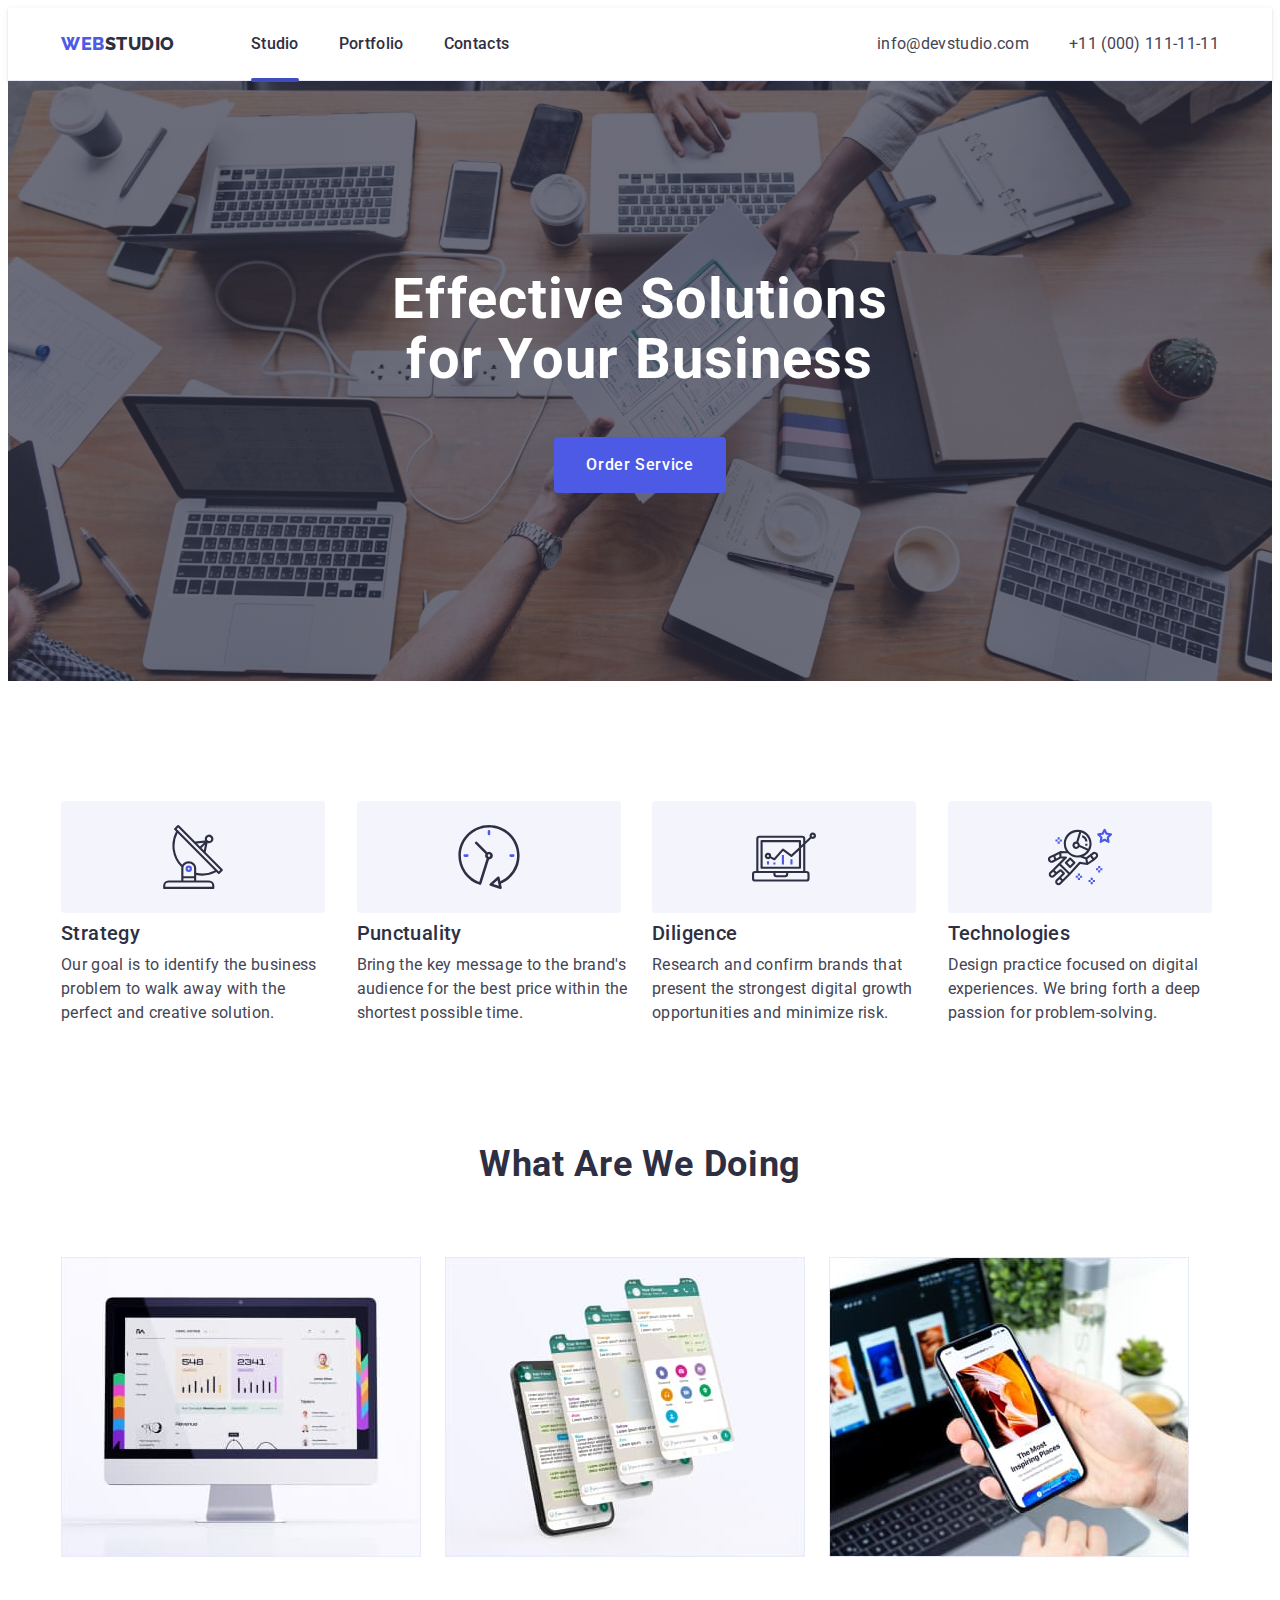
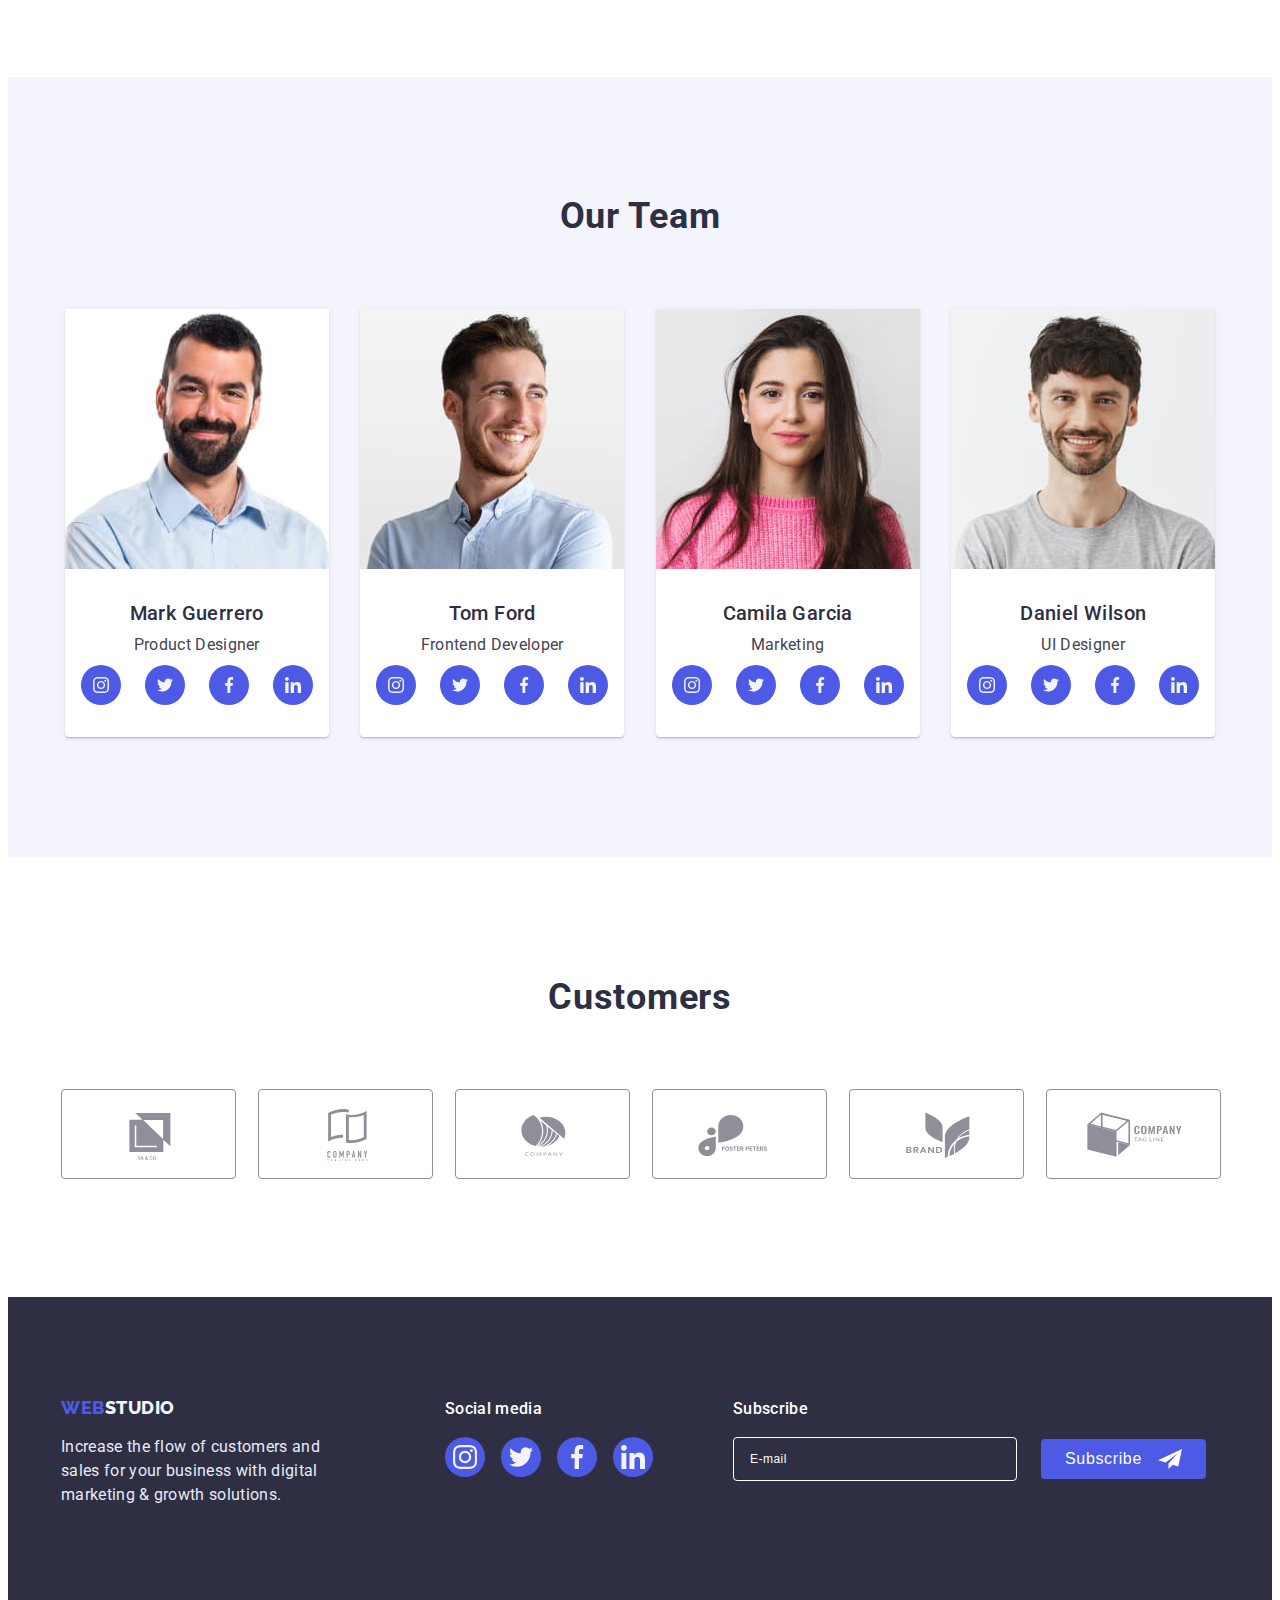
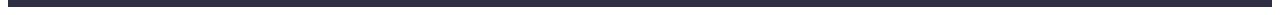
<file: index.html>
<!DOCTYPE html>
<html lang="en">
  <head>
    <meta charset="UTF-8" />
    <meta http-equiv="X-UA-Compatible" content="IE=edge" />
    <meta name="viewport" content="width=device-width, initial-scale=1.0" />
    <title>WEBSTUDIO-V3</title>
    <link rel="preconnect" href="https://fonts.googleapis.com" />
    <link rel="preconnect" href="https://fonts.gstatic.com" crossorigin />
    <link
      href="https://fonts.googleapis.com/css2?family=Raleway:wght@800&family=Roboto:wght@400;500;700;900&display=swap"
      rel="stylesheet"
    />

    <link
      rel="stylesheet"
      href="https://cdnjs.cloudflare.com/ajax/libs/modern-normalize/1.1.0/modern-normalize.min.css"
      integrity="sha512-wpPYUAdjBVSE4KJnH1VR1HeZfpl1ub8YT/NKx4PuQ5NmX2tKuGu6U/JRp5y+Y8XG2tV+wKQpNHVUX03MfMFn9Q=="
      crossorigin="anonymous"
      referrerpolicy="no-referrer"
    />

    <link rel="stylesheet" href="./css/styles.css" />
    <link rel="stylesheet" href="./css/media.css" />
  </head>

  <body>
    <!--  header -->

    <header class="header">
      <div class="container header-container">
        <nav class="header-navigation">
          <a class="logo-top link" href="./index.html"
            >Web<span class="logo-top-second">Studio</span>
          </a>
          <ul class="header-list list">
            <li class="header-item">
              <a
                class="header-link menu-link link act-studio"
                href="./index.html"
                >Studio</a
              >
            </li>
            <li class="header-item">
              <a class="header-link menu-link link" href="./portfolio.html"
                >Portfolio</a
              >
            </li>
            <li class="header-item">
              <a class="header-link menu-link link" href="">Contacts</a>
            </li>
          </ul>
        </nav>

        <address class="header-address">
          <ul class="header-address-list list">
            <li class="header-item contact-item">
              <a
                class="header-link adress-info link"
                href="mailto:info@devstudio.com"
                >info@devstudio.com</a
              >
            </li>
            <li class="header-item contact-item">
              <a class="header-link adress-info link" href="tel:+110001111111"
                >+11 (000) 111-11-11</a
              >
            </li>
          </ul>
        </address>

        <button type="button" class="menu-open-btn" data-menu-open>
          <svg class="menu-btn-icon">
            <use href="./images/sprite.svg#icon-menu-btn"></use>
          </svg>
        </button>
      </div>

      <div class="mob-menu is-hidden" data-menu>
        <div>
          <button class="menu-close-btn" type="button" data-menu-close>
            <svg class="menu-close-btn-icon" width="8" height="8">
              <use href="./images/sprite.svg#icon-close-btn"></use>
            </svg>
          </button>

          <nav class="menu-nav">
            <ul class="mob-menu-list list">
              <li class="mob-menu-item">
                <a class="mob-menu-link menu-link link" href="./index.html"
                  >Studio</a
                >
              </li>
              <li class="mob-menu-item">
                <a class="mob-menu-link menu-link link" href="./portfolio.html"
                  >Portfolio</a
                >
              </li>
              <li class="mob-menu-item">
                <a class="mob-menu-link menu-link link" href="">Contacts</a>
              </li>
            </ul>
          </nav>
        </div>

        <div>
          <ul class="mob-address-list list">
            <li class="mob-address-item">
              <a class="mob-menu-phone link" href="tel:+110001111111"
                >+11 (000) 111-11-11</a
              >
            </li>
            <li class="mob-address-item">
              <a class="mob-menu-email link" href="mailto:info@devstudio.com"
                >info@devstudio.com</a
              >
            </li>
          </ul>

          <ul class="mob-soc-list list">
            <li class="mob-soc-item">
              <a href="" class="mob-soc-link link">
                <svg class="mob-soc-icon">
                  <use href="./images/sprite.svg#icon-icon-instagram"></use>
                </svg>
              </a>
            </li>
            <li class="mob-soc-item">
              <a href="" class="mob-soc-link link">
                <svg class="mob-soc-icon">
                  <use href="./images/sprite.svg#icon-icon-twitter"></use>
                </svg>
              </a>
            </li>
            <li class="mob-soc-item">
              <a href="" class="mob-soc-link link">
                <svg class="mob-soc-icon">
                  <use href="./images/sprite.svg#icon-icon-facebook"></use>
                </svg>
              </a>
            </li>
            <li class="mob-soc-item">
              <a href="" class="mob-soc-link link">
                <svg class="mob-soc-icon">
                  <use href="./images/sprite.svg#icon-icon-linkedin"></use>
                </svg>
              </a>
            </li>
          </ul>
        </div>
      </div>
    </header>

    <main>
      <!-- Hero image -->

      <section class="hero">
        <div class="container">
          <h1 class="hero-title">Effective Solutions for Your Business</h1>
          <button class="hero-botton" type="button" data-modal-open>
            Order Service
          </button>
        </div>
      </section>

      <!--<h2 hidden temporarily -->
      <!-- Advantages -->

      <section class="advantage section">
        <div class="container">
          <h2 class="hidden-header visually-hidden">Our advantages</h2>
          <ul class="advantage-list list">
            <li class="advantage-item">
              <div class="icon-box">
                <svg class="icon">
                  <use href="./images/sprite.svg#icon-about-antenna"></use>
                </svg>
              </div>
              <h3 class="advantage-item-title">Strategy</h3>
              <p class="advantage-item-text">
                Our goal is to identify the business problem to walk away with
                the perfect and creative solution.
              </p>
            </li>
            <li class="advantage-item">
              <div class="icon-box">
                <svg class="icon">
                  <use href="./images/sprite.svg#icon-about-clock"></use>
                </svg>
              </div>
              <h3 class="advantage-item-title">Punctuality</h3>
              <p class="advantage-item-text">
                Bring the key message to the brand's audience for the best price
                within the shortest possible time.
              </p>
            </li>
            <li class="advantage-item">
              <div class="icon-box">
                <svg class="icon">
                  <use href="./images/sprite.svg#icon-about-diagram"></use>
                </svg>
              </div>
              <h3 class="advantage-item-title">Diligence</h3>
              <p class="advantage-item-text">
                Research and confirm brands that present the strongest digital
                growth opportunities and minimize risk.
              </p>
            </li>
            <li class="advantage-item">
              <div class="icon-box">
                <svg class="icon">
                  <use href="./images/sprite.svg#icon-about-astronaut"></use>
                </svg>
              </div>
              <h3 class="advantage-item-title">Technologies</h3>
              <p class="advantage-item-text">
                Design practice focused on digital experiences. We bring forth a
                deep passion for problem-solving.
              </p>
            </li>
          </ul>
        </div>
      </section>

      <!-- What are we doing -->

      <section class="doing">
        <div class="container">
          <h2 class="doing-title">What are we doing</h2>
          <ul class="doing-list list">
            <li class="doing-item">
              <img
                srcset="./images/img1_we_doing-2x.jpg 2x"
                src="./images/img1_we_doing.jpg"
                alt="Desktop app"
                width="360"
                height="300"
              />
            </li>
            <li class="doing-item">
              <img
                srcset="./images/img2_we_doing-2x.jpg 2x"
                src="./images/img2_we_doing.jpg"
                alt="Mobile app"
                width="360"
                height="300"
              />
            </li>
            <li class="doing-item">
              <img
                srcset="./images/img3_we_doing-2x.jpg 2x"
                src="./images/img3_we_doing.jpg"
                alt="Design solutions"
                width="360"
                height="300"
              />
            </li>
          </ul>
        </div>
      </section>

      <!-- Our Team -->

      <section class="team section">
        <div class="container">
          <h2 class="team-title">Our Team</h2>
          <ul class="team-list list">
            <li class="team-item">
              <img
                srcset="./images/team_card1-2x.jpg 2x"
                src="./images/team_card1.jpg"
                alt="Mark Guerrero's photo"
                width="264"
                height="260"
              />
              <div class="team-item-description">
                <h3 class="team-item-title">Mark Guerrero</h3>
                <p class="team-item-text">Product Designer</p>
                <ul class="team-soc-list list">
                  <li class="team-soc-item">
                    <a href="" class="team-soc-link link">
                      <svg class="team-soc-icon">
                        <use
                          href="./images/sprite.svg#icon-icon-instagram"
                        ></use>
                      </svg>
                    </a>
                  </li>
                  <li class="team-soc-item">
                    <a href="" class="team-soc-link link">
                      <svg class="team-soc-icon">
                        <use href="./images/sprite.svg#icon-icon-twitter"></use>
                      </svg>
                    </a>
                  </li>
                  <li class="team-soc-item">
                    <a href="" class="team-soc-link link">
                      <svg class="team-soc-icon">
                        <use
                          href="./images/sprite.svg#icon-icon-facebook"
                        ></use>
                      </svg>
                    </a>
                  </li>
                  <li class="team-soc-item">
                    <a href="" class="team-soc-link link">
                      <svg class="team-soc-icon">
                        <use
                          href="./images/sprite.svg#icon-icon-linkedin"
                        ></use>
                      </svg>
                    </a>
                  </li>
                </ul>
              </div>
            </li>
            <li class="team-item">
              <img
                srcset="./images/team_card2-2x.jpg 2x"
                src="./images/team_card2.jpg"
                alt="Tom Ford's photo"
                width="264"
                height="260"
              />
              <div class="team-item-description">
                <h3 class="team-item-title">Tom Ford</h3>
                <p class="team-item-text">Frontend Developer</p>
                <ul class="team-soc-list list">
                  <li class="team-soc-item">
                    <a href="" class="team-soc-link link">
                      <svg class="team-soc-icon">
                        <use
                          href="./images/sprite.svg#icon-icon-instagram"
                        ></use>
                      </svg>
                    </a>
                  </li>
                  <li class="team-soc-item">
                    <a href="" class="team-soc-link link">
                      <svg class="team-soc-icon">
                        <use href="./images/sprite.svg#icon-icon-twitter"></use>
                      </svg>
                    </a>
                  </li>
                  <li class="team-soc-item">
                    <a href="" class="team-soc-link link">
                      <svg class="team-soc-icon">
                        <use
                          href="./images/sprite.svg#icon-icon-facebook"
                        ></use>
                      </svg>
                    </a>
                  </li>
                  <li class="team-soc-item">
                    <a href="" class="team-soc-link link">
                      <svg class="team-soc-icon">
                        <use
                          href="./images/sprite.svg#icon-icon-linkedin"
                        ></use>
                      </svg>
                    </a>
                  </li>
                </ul>
              </div>
            </li>
            <li class="team-item">
              <img
                srcset="./images/team_card3-2x.jpg 2x"
                src="./images/team_card3.jpg"
                alt="Camila Garcia's photo"
                width="264"
                height="260"
              />
              <div class="team-item-description">
                <h3 class="team-item-title">Camila Garcia</h3>
                <p class="team-item-text">Marketing</p>
                <ul class="team-soc-list list">
                  <li class="team-soc-item">
                    <a href="" class="team-soc-link link">
                      <svg class="team-soc-icon">
                        <use
                          href="./images/sprite.svg#icon-icon-instagram"
                        ></use>
                      </svg>
                    </a>
                  </li>
                  <li class="team-soc-item">
                    <a href="" class="team-soc-link link">
                      <svg class="team-soc-icon">
                        <use href="./images/sprite.svg#icon-icon-twitter"></use>
                      </svg>
                    </a>
                  </li>
                  <li class="team-soc-item">
                    <a href="" class="team-soc-link link">
                      <svg class="team-soc-icon">
                        <use
                          href="./images/sprite.svg#icon-icon-facebook"
                        ></use>
                      </svg>
                    </a>
                  </li>
                  <li class="team-soc-item">
                    <a href="" class="team-soc-link link">
                      <svg class="team-soc-icon">
                        <use
                          href="./images/sprite.svg#icon-icon-linkedin"
                        ></use>
                      </svg>
                    </a>
                  </li>
                </ul>
              </div>
            </li>
            <li class="team-item">
              <img
                srcset="./images/team_card4-2x.jpg 2x"
                src="./images/team_card4.jpg"
                alt="Daniel Wilson's photo"
                width="264"
                height="260"
              />
              <div class="team-item-description">
                <h3 class="team-item-title">Daniel Wilson</h3>
                <p class="team-item-text">UI Designer</p>
                <ul class="team-soc-list list">
                  <li class="team-soc-item">
                    <a href="" class="team-soc-link link">
                      <svg class="team-soc-icon">
                        <use
                          href="./images/sprite.svg#icon-icon-instagram"
                        ></use>
                      </svg>
                    </a>
                  </li>
                  <li class="team-soc-item">
                    <a href="" class="team-soc-link link">
                      <svg class="team-soc-icon">
                        <use href="./images/sprite.svg#icon-icon-twitter"></use>
                      </svg>
                    </a>
                  </li>
                  <li class="team-soc-item">
                    <a href="" class="team-soc-link link">
                      <svg class="team-soc-icon">
                        <use
                          href="./images/sprite.svg#icon-icon-facebook"
                        ></use>
                      </svg>
                    </a>
                  </li>
                  <li class="team-soc-item">
                    <a href="" class="team-soc-link link">
                      <svg class="team-soc-icon">
                        <use
                          href="./images/sprite.svg#icon-icon-linkedin"
                        ></use>
                      </svg>
                    </a>
                  </li>
                </ul>
              </div>
            </li>
          </ul>
        </div>
      </section>

      <!-- Customers -->

      <section class="customers section">
        <div class="container">
          <h2 class="customers-title">Customers</h2>
          <ul class="customers-list list">
            <li class="customers-item">
              <a href="" class="customers-link link">
                <svg class="customers-icon">
                  <use href="./images/sprite.svg#icon-logo-client1"></use>
                </svg>
              </a>
            </li>
            <li class="customers-item">
              <a href="" class="customers-link link">
                <svg class="customers-icon">
                  <use href="./images/sprite.svg#icon-logo-client2"></use>
                </svg>
              </a>
            </li>
            <li class="customers-item">
              <a href="" class="customers-link link">
                <svg class="customers-icon">
                  <use href="./images/sprite.svg#icon-logo-client3"></use>
                </svg>
              </a>
            </li>
            <li class="customers-item">
              <a href="" class="customers-link link">
                <svg class="customers-icon">
                  <use href="./images/sprite.svg#icon-logo-client4"></use>
                </svg>
              </a>
            </li>
            <li class="customers-item">
              <a href="" class="customers-link link">
                <svg class="customers-icon">
                  <use href="./images/sprite.svg#icon-logo-client5"></use>
                </svg>
              </a>
            </li>
            <li class="customers-item">
              <a href="" class="customers-link link">
                <svg class="customers-icon">
                  <use href="./images/sprite.svg#icon-logo-client6"></use>
                </svg>
              </a>
            </li>
          </ul>
        </div>
      </section>
    </main>

    <!-- Page Footer -->

    <footer class="footer">
      <div class="footer-container container">
        <div class="footer-logo">
          <a class="logo-bottom link" href="./index.html"
            >Web<span class="logo-bottom-second">Studio</span></a
          >
          <p class="footer-text">
            Increase the flow of customers and sales for your business with
            digital marketing & growth solutions.
          </p>
        </div>
        <div class="footer-soc-media">
          <p class="footer-media-text">Social media</p>
          <ul class="footer-soc-list list">
            <li class="footer-soc-item">
              <a href="" class="footer-soc-link">
                <svg class="footer-soc-icon" width="24" height="24">
                  <use href="./images/sprite.svg#icon-icon-instagram"></use>
                </svg>
              </a>
            </li>
            <li class="footer-soc-item link">
              <a href="" class="footer-soc-link">
                <svg class="footer-soc-icon" width="24" height="24">
                  <use href="./images/sprite.svg#icon-icon-twitter"></use>
                </svg>
              </a>
            </li>
            <li class="footer-soc-item link">
              <a href="" class="footer-soc-link">
                <svg class="footer-soc-icon" width="24" height="24">
                  <use href="./images/sprite.svg#icon-icon-facebook"></use>
                </svg>
              </a>
            </li>
            <li class="footer-soc-item link">
              <a href="" class="footer-soc-link">
                <svg class="footer-soc-icon" width="24" height="24">
                  <use href="./images/sprite.svg#icon-icon-linkedin"></use>
                </svg>
              </a>
            </li>
          </ul>
        </div>

        <div class="subscribe">
          <p class="subscribe-text">Subscribe</p>
          <form class="subscribe-form">
            <!-- <label aria-labelledby="subscribe-email"> -->
            <input
              type="email"
              name="user_email"
              class="subscribe-input"
              placeholder="E-mail"
              required
            />
            <!-- </label> -->
            <button type="submit" class="subscribe-btn">
              <span>Subscribe</span>
              <svg class="subscribe-svg" width="24" height="24">
                <use href="./images/sprite.svg#icon-subscr"></use>
              </svg>
            </button>
          </form>
        </div>
      </div>
    </footer>

    <!-- Modal window -->
    <!-- <div class="backdrop" data-modal> -->
    <div class="backdrop is-hidden" data-modal>
      <div class="modal">
        <button class="modal-close-btn" type="button" data-modal-close>
          <svg class="close-btn-icon">
            <use href="./images/sprite.svg#icon-close-btn"></use>
          </svg>
        </button>

        <p class="modal-title">Leave your contacts and we will call you back</p>

        <form action="#" class="modal-form">
          <div class="modal-field">
            <label for="user-person" class="input-text">Name</label>
            <div class="input-wrap">
              <input
                type="text"
                name="user-person"
                id="user-person"
                class="modal-input"
                placeholder="Enter name"
                required
              />
              <svg class="modal-icon" width="18" height="18">
                <use href="./images/sprite.svg#icon-person"></use>
              </svg>
            </div>
          </div>

          <div class="modal-field">
            <label for="user-phone" class="input-text">Phone</label>
            <div class="input-wrap">
              <input
                type="tel"
                name="user-phone"
                id="user-phone"
                class="modal-input"
                placeholder="Enter phone"
                required
              />
              <svg class="modal-icon" width="18" height="24">
                <use href="./images/sprite.svg#icon-phone"></use>
              </svg>
            </div>
          </div>

          <div class="modal-field">
            <label for="user-email" class="input-text">Email</label>
            <div class="input-wrap">
              <input
                type="email"
                name="user-email"
                id="user-email"
                class="modal-input"
                placeholder="Enter email"
                required
              />
              <svg class="modal-icon" width="18" height="24">
                <use href="./images/sprite.svg#icon-email"></use>
              </svg>
            </div>
          </div>

          <div class="modal-field comment-text">
            <label class="input-text" for="user-text">Comment</label>
            <textarea
              name="user-text"
              id="user-text"
              class="modal-textarea"
              placeholder="Text input"
            ></textarea>
          </div>

          <div class="modal-field">
            <input
              type="checkbox"
              name="privacy"
              id="privacy"
              class="input-chech visually-hidden"
              value="true"
              required
            />
            <label for="privacy" class="check-text">
              <span>
                <svg class="check-icon" width="10" height="8">
                  <use href="./images/sprite.svg#icon-checkbox"></use>
                </svg>
              </span>
              I accept the terms and conditions of the &nbsp;
              <a href="">
                <span class="policy">Privacy Policy</span>
              </a>
            </label>
          </div>

          <button type="submit" class="modal-form-batton">Send</button>
        </form>
      </div>
    </div>

    <script src="./js/modal.js"></script>
    <script src="./js/mobile-menu.js"></script>
  </body>
</html>
</file>
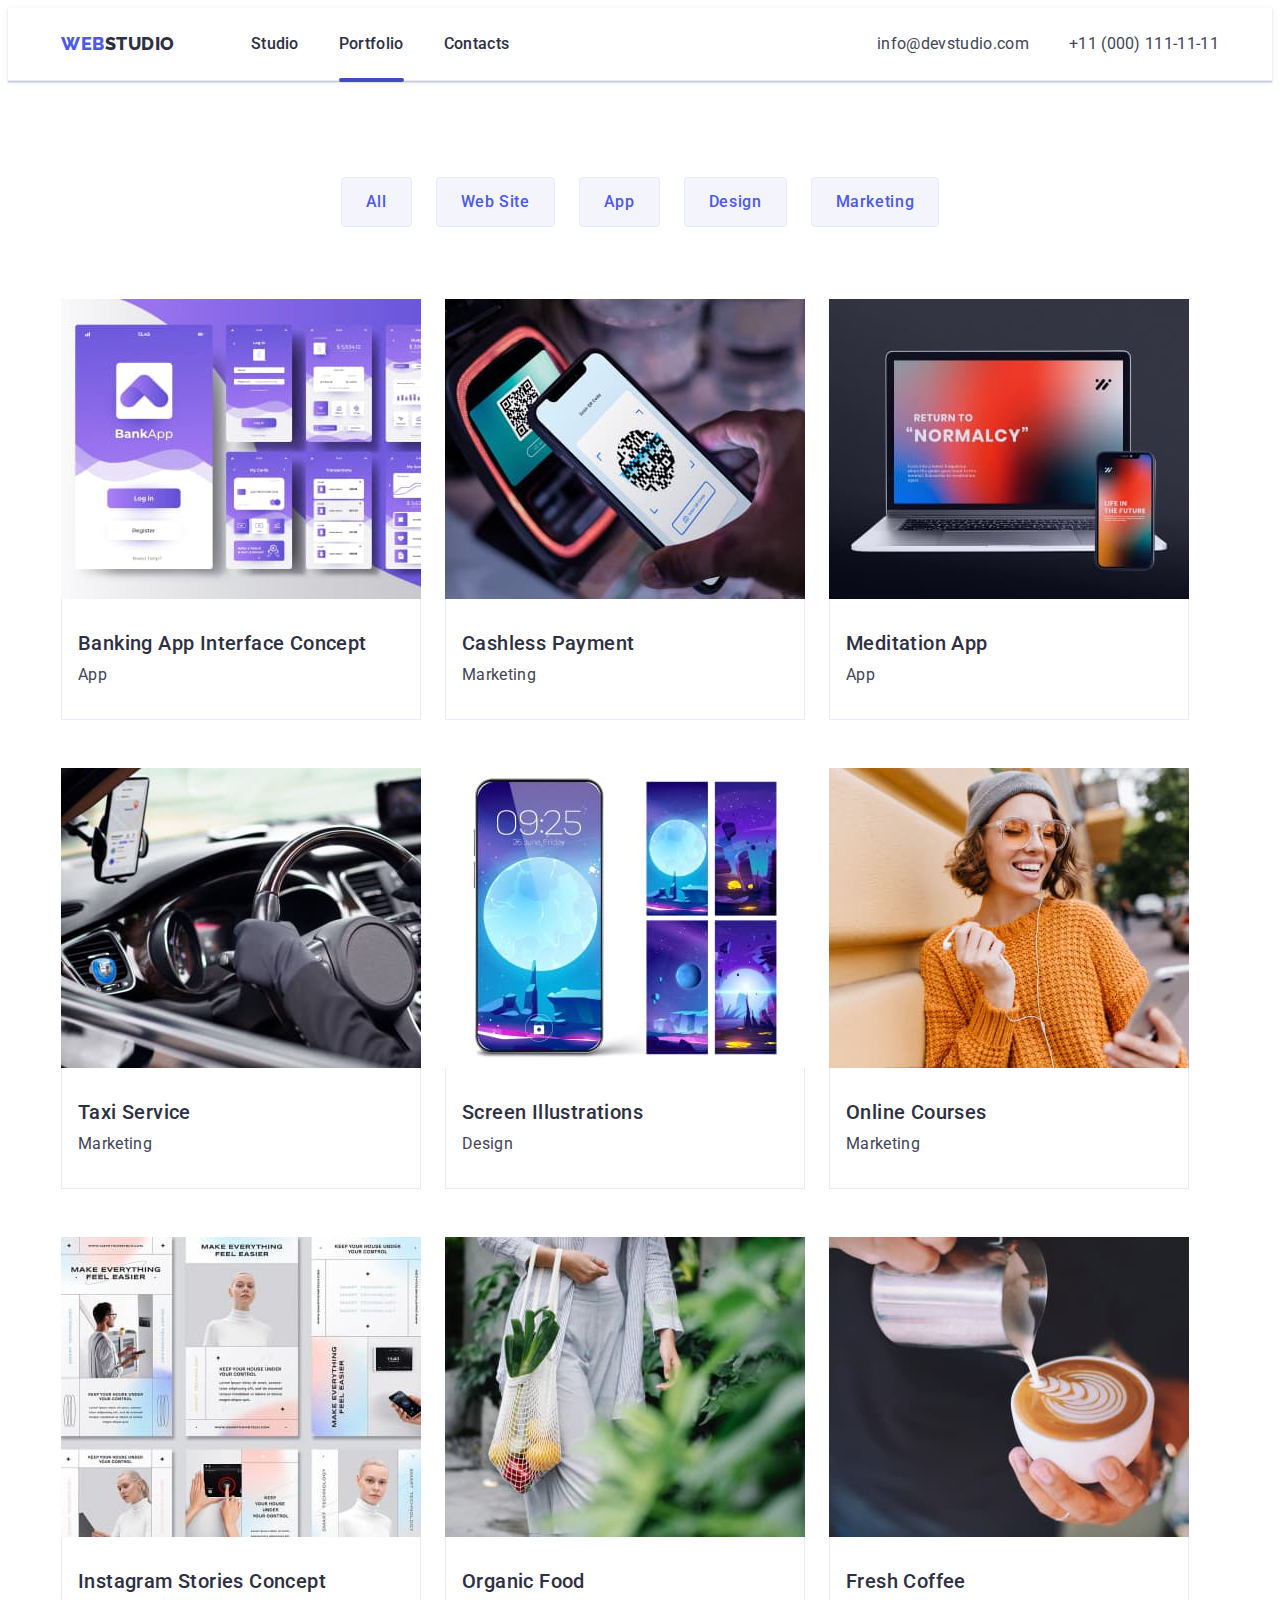
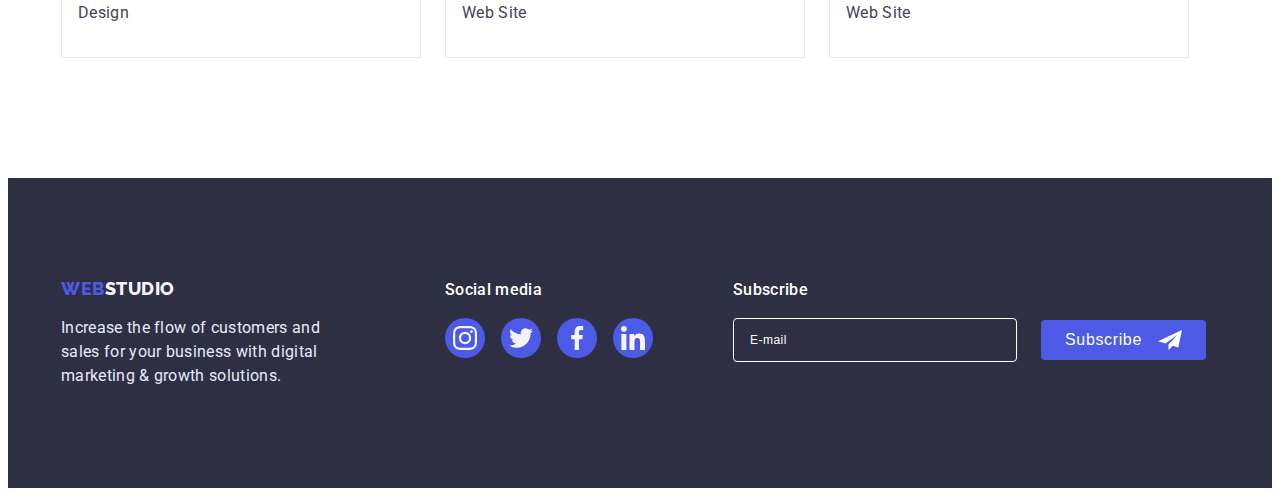
<file: portfolio.html>
<!DOCTYPE html>
<html lang="en">
  <head>
    <meta charset="UTF-8" />
    <meta http-equiv="X-UA-Compatible" content="IE=edge" />
    <meta name="viewport" content="width=device-width, initial-scale=1.0" />
    <title>WEBSTUDIO-V3</title>
    <link rel="preconnect" href="https://fonts.googleapis.com" />
    <link rel="preconnect" href="https://fonts.gstatic.com" crossorigin />
    <link
      href="https://fonts.googleapis.com/css2?family=Raleway:wght@800&family=Roboto:wght@400;500;700;900&display=swap"
      rel="stylesheet"
    />

    <link
      rel="stylesheet"
      href="https://cdnjs.cloudflare.com/ajax/libs/modern-normalize/1.1.0/modern-normalize.min.css"
      integrity="sha512-wpPYUAdjBVSE4KJnH1VR1HeZfpl1ub8YT/NKx4PuQ5NmX2tKuGu6U/JRp5y+Y8XG2tV+wKQpNHVUX03MfMFn9Q=="
      crossorigin="anonymous"
      referrerpolicy="no-referrer"
    />

    <link rel="stylesheet" href="./css/styles.css" />
    <link rel="stylesheet" href="./css/media.css" />
  </head>

  <body>
    <!-- header -->
    <header class="header">
      <div class="container header-container">
        <nav class="header-navigation">
          <a class="logo-top link" href="./index.html"
            >Web<span class="logo-top-second">Studio</span>
          </a>
          <ul class="header-list list">
            <li class="header-item">
              <a class="header-link menu-link link" href="./index.html"
                >Studio</a
              >
            </li>
            <li class="header-item">
              <a
                class="header-link menu-link link act-studio"
                href="./portfolio.html"
                >Portfolio</a
              >
            </li>
            <li class="header-item">
              <a class="header-link menu-link link" href="">Contacts</a>
            </li>
          </ul>
        </nav>

        <address class="header-address">
          <ul class="header-address-list list">
            <li class="header-item contact-item">
              <a
                class="header-link adress-info link"
                href="mailto:info@devstudio.com"
                >info@devstudio.com</a
              >
            </li>
            <li class="header-item contact-item">
              <a class="header-link adress-info link" href="tel:+110001111111"
                >+11 (000) 111-11-11</a
              >
            </li>
          </ul>
        </address>

        <button type="button" class="menu-open-btn" data-menu-open>
          <svg class="menu-btn-icon">
            <use href="./images/sprite.svg#icon-menu-btn"></use>
          </svg>
        </button>
      </div>

      <div class="mob-menu is-hidden" data-menu>
        <div>
          <button class="menu-close-btn" type="button" data-menu-close>
            <svg class="menu-close-btn-icon" width="8" height="8">
              <use href="./images/sprite.svg#icon-close-btn"></use>
            </svg>
          </button>

          <nav class="menu-nav">
            <ul class="mob-menu-list list">
              <li class="mob-menu-item">
                <a class="mob-menu-link menu-link link" href="./index.html"
                  >Studio</a
                >
              </li>
              <li class="mob-menu-item">
                <a class="mob-menu-link menu-link link" href="./portfolio.html"
                  >Portfolio</a
                >
              </li>
              <li class="mob-menu-item">
                <a class="mob-menu-link menu-link link" href="">Contacts</a>
              </li>
            </ul>
          </nav>
        </div>

        <div>
          <ul class="mob-address-list list">
            <li class="mob-address-item">
              <a class="mob-menu-phone link" href="tel:+110001111111"
                >+11 (000) 111-11-11</a
              >
            </li>
            <li class="mob-address-item">
              <a class="mob-menu-email link" href="mailto:info@devstudio.com"
                >info@devstudio.com</a
              >
            </li>
          </ul>

          <ul class="mob-soc-list list">
            <li class="mob-soc-item">
              <a href="" class="mob-soc-link link">
                <svg class="mob-soc-icon">
                  <use href="./images/sprite.svg#icon-icon-instagram"></use>
                </svg>
              </a>
            </li>
            <li class="mob-soc-item">
              <a href="" class="mob-soc-link link">
                <svg class="mob-soc-icon">
                  <use href="./images/sprite.svg#icon-icon-twitter"></use>
                </svg>
              </a>
            </li>
            <li class="mob-soc-item">
              <a href="" class="mob-soc-link link">
                <svg class="mob-soc-icon">
                  <use href="./images/sprite.svg#icon-icon-facebook"></use>
                </svg>
              </a>
            </li>
            <li class="mob-soc-item">
              <a href="" class="mob-soc-link link">
                <svg class="mob-soc-icon">
                  <use href="./images/sprite.svg#icon-icon-linkedin"></use>
                </svg>
              </a>
            </li>
          </ul>
        </div>
      </div>
    </header>

    <main>
      <!-- Gallery-->

      <section class="gallery">
        <div class="container">
          <h1 hidden class="visually-hidden">Gallery</h1>

          <!-- Menu filters-->

          <ul class="filter-list list">
            <li class="filter-item">
              <button class="filter-button-text" type="button">All</button>
            </li>
            <li class="filter-item">
              <button class="filter-button-text" type="button">Web Site</button>
            </li>
            <li class="filter-item">
              <button class="filter-button-text" type="button">App</button>
            </li>
            <li class="filter-item">
              <button class="filter-button-text" type="button">Design</button>
            </li>
            <li class="filter-item">
              <button class="filter-button-text" type="button">
                Marketing
              </button>
            </li>
          </ul>
          <ul class="gallary-list list">
            <li class="gallery-item">
              <a class="gallery-link link" href="">
                <div class="overlay-wrap">
                  <img
                    src="./images/img-row1-1.jpg"
                    alt="image banking app interface"
                    width="360"
                    height="300"
                  />
                  <p class="overlay-text">
                    14 Stylish and User-Friendly App Design Concepts · Task
                    Manager App · Calorie Tracker App · Exotic Fruit Ecommerce
                    App · Cloud Storage App
                  </p>
                </div>
                <div class="gallery-item-description">
                  <h2 class="galley-item-titel">
                    Banking App Interface Concept
                  </h2>
                  <p class="gallery-item-text">App</p>
                </div>
              </a>
            </li>
            <li class="gallery-item">
              <a class="gallery-link link" href="">
                <div class="overlay-wrap">
                  <img
                    src="./images/img-row1-2.jpg"
                    alt="image cashless payment"
                    width="360"
                    height="300"
                  />
                  <p class="overlay-text">
                    14 Stylish and User-Friendly App Design Concepts · Task
                    Manager App · Calorie Tracker App · Exotic Fruit Ecommerce
                    App · Cloud Storage App
                  </p>
                </div>
                <div class="gallery-item-description">
                  <h2 class="galley-item-titel">Cashless Payment</h2>
                  <p class="gallery-item-text">Marketing</p>
                </div>
              </a>
            </li>
            <li class="gallery-item">
              <a class="gallery-link link" href="">
                <div class="overlay-wrap">
                  <img
                    src="./images/img-row1-3.jpg"
                    alt="image meditation app"
                    width="360"
                    height="300"
                  />
                  <p class="overlay-text">
                    14 Stylish and User-Friendly App Design Concepts · Task
                    Manager App · Calorie Tracker App · Exotic Fruit Ecommerce
                    App · Cloud Storage App
                  </p>
                </div>
                <div class="gallery-item-description">
                  <h2 class="galley-item-titel">Meditation App</h2>
                  <p class="gallery-item-text">App</p>
                </div>
              </a>
            </li>
            <li class="gallery-link gallery-item">
              <a class="gallery-link link" href="">
                <div class="overlay-wrap">
                  <img
                    src="./images/img-row2-1.jpg"
                    alt="image taxi service"
                    width="360"
                    height="300"
                  />
                  <p class="overlay-text">
                    14 Stylish and User-Friendly App Design Concepts · Task
                    Manager App · Calorie Tracker App · Exotic Fruit Ecommerce
                    App · Cloud Storage App
                  </p>
                </div>
                <div class="gallery-item-description">
                  <h2 class="galley-item-titel">Taxi Service</h2>
                  <p class="gallery-item-text">Marketing</p>
                </div>
              </a>
            </li>
            <li class="gallery-item">
              <a class="gallery-link link" href="">
                <div class="overlay-wrap">
                  <img
                    src="./images/img-row2-2.jpg"
                    alt="image screen illustrations"
                    width="360"
                    height="300"
                  />
                  <p class="overlay-text">
                    14 Stylish and User-Friendly App Design Concepts · Task
                    Manager App · Calorie Tracker App · Exotic Fruit Ecommerce
                    App · Cloud Storage App
                  </p>
                </div>
                <div class="gallery-item-description">
                  <h2 class="galley-item-titel">Screen Illustrations</h2>
                  <p class="gallery-item-text">Design</p>
                </div>
              </a>
            </li>
            <li class="gallery-link gallery-item">
              <a class="link" href="">
                <div class="overlay-wrap">
                  <img
                    src="./images/img-row2-3.jpg"
                    alt="image online courses"
                    width="360"
                    height="300"
                  />
                  <p class="overlay-text">
                    14 Stylish and User-Friendly App Design Concepts · Task
                    Manager App · Calorie Tracker App · Exotic Fruit Ecommerce
                    App · Cloud Storage App
                  </p>
                </div>
                <div class="gallery-item-description">
                  <h2 class="galley-item-titel">Online Courses</h2>
                  <p class="gallery-item-text">Marketing</p>
                </div>
              </a>
            </li>
            <li class="gallery-item">
              <a class="gallery-link link" href="">
                <div class="overlay-wrap">
                  <img
                    src="./images/img-row3-1.jpg"
                    alt="image instagram stories concept"
                    width="360"
                    height="300"
                  />
                  <p class="overlay-text">
                    14 Stylish and User-Friendly App Design Concepts · Task
                    Manager App · Calorie Tracker App · Exotic Fruit Ecommerce
                    App · Cloud Storage App
                  </p>
                </div>
                <div class="gallery-item-description">
                  <h2 class="galley-item-titel">Instagram Stories Concept</h2>
                  <p class="gallery-item-text">Design</p>
                </div>
              </a>
            </li>
            <li class="gallery-item">
              <a class="gallery-link link" href="">
                <div class="overlay-wrap">
                  <img
                    src="./images/img-row3-2.jpg"
                    alt="image organic food"
                    width="360"
                    height="300"
                  />
                  <p class="overlay-text">
                    14 Stylish and User-Friendly App Design Concepts · Task
                    Manager App · Calorie Tracker App · Exotic Fruit Ecommerce
                    App · Cloud Storage App
                  </p>
                </div>
                <div class="gallery-item-description">
                  <h2 class="galley-item-titel">Organic Food</h2>
                  <p class="gallery-item-text">Web Site</p>
                </div>
              </a>
            </li>
            <li class="gallery-item">
              <a class="gallery-link link" href="">
                <div class="overlay-wrap">
                  <img
                    src="./images/img-row3-3.jpg"
                    alt="image fresh coffee"
                    width="360"
                    height="300"
                  />
                  <p class="overlay-text">
                    14 Stylish and User-Friendly App Design Concepts · Task
                    Manager App · Calorie Tracker App · Exotic Fruit Ecommerce
                    App · Cloud Storage App
                  </p>
                </div>
                <div class="gallery-item-description">
                  <h2 class="galley-item-titel">Fresh Coffee</h2>
                  <p class="gallery-item-text">Web Site</p>
                </div>
              </a>
            </li>
          </ul>
        </div>
      </section>
    </main>

    <!-- Footer -->

    <footer class="footer">
      <div class="footer-container container">
        <div class="footer-logo">
          <a class="logo-bottom link" href="./index.html"
            >Web<span class="logo-bottom-second">Studio</span></a
          >
          <p class="footer-text">
            Increase the flow of customers and sales for your business with
            digital marketing & growth solutions.
          </p>
        </div>
        <div class="footer-soc-media">
          <p class="footer-media-text">Social media</p>
          <ul class="footer-soc-list list">
            <li class="footer-soc-item">
              <a href="" class="footer-soc-link">
                <svg class="footer-soc-icon" width="24" height="24">
                  <use href="./images/sprite.svg#icon-icon-instagram"></use>
                </svg>
              </a>
            </li>
            <li class="footer-soc-item link">
              <a href="" class="footer-soc-link">
                <svg class="footer-soc-icon" width="24" height="24">
                  <use href="./images/sprite.svg#icon-icon-twitter"></use>
                </svg>
              </a>
            </li>
            <li class="footer-soc-item link">
              <a href="" class="footer-soc-link">
                <svg class="footer-soc-icon" width="24" height="24">
                  <use href="./images/sprite.svg#icon-icon-facebook"></use>
                </svg>
              </a>
            </li>
            <li class="footer-soc-item link">
              <a href="" class="footer-soc-link">
                <svg class="footer-soc-icon" width="24" height="24">
                  <use href="./images/sprite.svg#icon-icon-linkedin"></use>
                </svg>
              </a>
            </li>
          </ul>
        </div>

        <div class="subscribe">
          <p class="subscribe-text">Subscribe</p>
          <form class="subscribe-form">
            <label aria-labelledby="subscribe-email">
              <input
                type="email"
                name="user_email"
                class="subscribe-input"
                placeholder="E-mail"
                required
              />
            </label>
            <button type="submit" class="subscribe-btn">
              <span>Subscribe</span>
              <svg class="subscribe-svg" width="24" height="24">
                <use href="./images/sprite.svg#icon-subscr"></use>
              </svg>
            </button>
          </form>
        </div>
      </div>
    </footer>

    <script src="./js/mobile-menu.js"></script>
  </body>
</html>
</file>
<file: css/styles.css>
:root {
  --main-hero-color: #2e2f42;
  --main-text-color: #434455;
  --main-background-color: #ffffff;
  --second-text-color: #ffffff;
  --color-btn-normal: #4d5ae5;
  --color-btn-hover: #404bbf;
  --color-icon-normal: #8e8f99;
  --color-icon-hover: #404bbf;
  --transition-duration-func: 250ms cubic-bezier(0.4, 0, 0.2, 1);
  --color-text-overlay: #f4f4fd;
  --footer-background-color: #2e2f42;
}

p,
h1,
h2,
h3,
h4,
h5,
h6 {
  margin: 0;
}

ul {
  margin: 0;
  padding-left: 0;
}

button {
  cursor: pointer;
}

address {
  font-style: normal;
}

img {
  display: block;
  max-width: 100%;
  height: auto;
  width: 100%;
}

.list {
  list-style: none;
}

.link {
  text-decoration: none;
  font-style: normal;
}

body {
  font-family: "Roboto", sans-serif;
  font-style: normal;
  background-color: var(--main-background-color);
  color: var(-main-text-color);
}

.container {
  width: 100%;
  padding-left: 15px;
  padding-right: 15px;
  margin: 0 auto;
}

.section {
  padding-top: 96px;
  padding-bottom: 96px;
}

/*HEADER 2 */

.header {
  background-color: #ffffff;
  padding-top: 24px;
  padding-bottom: 24px;
  border-bottom: 1px solid #e7e9fc;
  box-shadow: 0px 2px 1px rgba(46, 47, 66, 0.08),
    0px 1px 1px rgba(46, 47, 66, 0.16), 0px 1px 6px rgba(46, 47, 66, 0.08);
}

.header-container {
  display: flex;
  align-items: center;
}

.header-navigation {
  display: flex;
  align-items: center;
  margin-right: auto;
}

.logo-top {
  text-decoration: none;
}

.logo-top {
  font-family: "Raleway", sans-serif;
  font-weight: 800;
  font-size: 18px;
  line-height: 1.17;
  letter-spacing: 0.03em;
  text-transform: uppercase;
  color: #4d5ae5;
  font-style: normal;
}

.logo-top-second {
  color: #2e2f42;
  margin-right: 76px;
}

/* Header 768px */

.header-list,
.header-address-list {
  display: none;
}

.menu-open-btn {
  background-color: var(--main-background-color);
  padding: 0;
  border: none;
}

.menu-btn-icon {
  width: 32px;
  height: 22px;
  stroke: #2e2f42;
  border: none;
}

.mob-menu {
  position: fixed;
  top: 0;
  z-index: 2;
  width: 100vw;
  height: 100vh;
  background-color: var(--main-background-color);
  padding: 24px 24px 40px 40px;

  display: flex;
  flex-direction: column;
  justify-content: space-between;
}

.menu-close-btn {
  display: block;
  margin-left: auto;
  margin-bottom: 32px;

  width: 24px;
  height: 24px;
  background-color: #e7e9fc;
  border: 1px solid #2e2f42;
  border-radius: 50%;
  display: flex;
  align-items: center;
  justify-content: center;
  border-color: #e7e9fc;
}

.mob-menu-list {
  /* margin-bottom: 284px; */
}

.mob-menu-item:not(:last-child) {
  margin-bottom: 40px;
}

.mob-menu-link {
  font-weight: 700;
  font-size: 36px;
  line-height: calc(40 / 36);
  letter-spacing: 0.02em;
  text-transform: capitalize;
  color: #2e2f42;
}

.mob-menu-phone {
  font-weight: 700;
  font-size: 24px;
  line-height: calc(24 / 20);
  letter-spacing: 0.02em;
  text-transform: capitalize;
  color: var(--color-btn-normal);
}

.mob-address-item:last-child {
  margin-top: 40px;
  margin-bottom: 48px;
}

.mob-menu-email {
  font-weight: 500;
  font-size: 20px;
  line-height: calc(24 / 20);
  letter-spacing: 0.02em;
  color: var(--main-text-color);
}

.mob-soc-list {
  display: flex;
  gap: 30px;
  justify-content: flex-start;
}

.mob-soc-item {
  width: 40px;
  height: 40px;
}

.mob-soc-link {
  width: 100%;
  height: 100%;
  border-radius: 50%;
  background-color: var(--color-btn-normal);
  display: flex;
  align-items: center;
  justify-content: center;
}

.mob-soc-icon {
  width: 24px;
  height: 24x;
  fill: #f4f4fd;
}

.mob-menu-link:hover,
.mob-menu-link:focus {
  color: var(--color-icon-hover);
}

/* HERO */

.hero {
  background: var(--main-hero-color);
  padding-top: 112px;
  padding-bottom: 112px;

  text-align: center;
  margin-left: auto;
  margin-right: auto;
  background-image: linear-gradient(
      rgba(46, 47, 66, 0.7),
      rgba(46, 47, 66, 0.7)
    ),
    url(../images/hero-mob.jpg);
  background-repeat: no-repeat;
  background-position: center;
  background-size: cover;
}

@media (min-device-pixel-ratio: 2),
  (min-resolution: 192dpi),
  (min-resolution: 2dppx) {
  .hero {
    background-image: linear-gradient(
        rgba(46, 47, 66, 0.7),
        rgba(46, 47, 66, 0.7)
      ),
      url(../images/hero-mob-2x.jpg);
  }
}

.hero-title {
  font-weight: 700;
  font-size: 36px;
  line-height: calc(40 / 36);

  text-align: center;
  letter-spacing: 0.02em;
  color: #ffffff;
  max-width: 320px;

  margin-bottom: 72px;

  margin-left: auto;
  margin-right: auto;
}

.hero-botton {
  font-family: "Roboto", sans-serif;
  font-weight: 500;
  font-size: 16px;
  line-height: calc(24 / 16);
  align-items: center;
  letter-spacing: 0.04em;
  color: #ffffff;
  background: #4d5ae5;
  padding: 16px 32px;
  border-radius: 4px;
  border: none;
  transition: color var(--transition-duration-func),
    background-color var(--transition-duration-func);
}

.hero-botton:hover,
.hero-botton:focus {
  background-color: #404bbf;
  cursor: pointer;
}

.icon-box > .icon {
  width: 64px;
  height: 64px;
}

.advantage-list {
  display: flex;
  flex-wrap: wrap;
  justify-content: center;

  row-gap: 72px;
}

.visually-hidden {
  position: absolute;
  width: 1px;
  height: 1px;
  margin: -1px;
  border: 0;
  padding: 0;
  white-space: nowrap;
  clip-path: inset(100%);
  clip: rect(0 0 0 0);
  overflow: hidden;
}

.advantage-item {
  text-align: left;
}

.advantage-item-title {
  font-weight: 700;
  font-size: 36px;
  line-height: calc(40 / 36);

  letter-spacing: 0.02em;
  color: #2e2f42;
  margin-bottom: 8px;
  text-align: center;
}

.advantage-item-text {
  font-weight: 500;
  font-size: 16px;
  line-height: calc(24 / 16);
  letter-spacing: 0.02em;
  color: #434455;
}

@media screen and (max-width: 1199px) {
  .icon-box {
    display: none;
  }
}

@media screen and (max-width: 1199px) {
  .doing {
    display: none;
  }
}

/*TEAM*/

.team {
  /* CLOUD */
  background-color: #f4f4fd;
}

.team-list {
  display: flex;
  flex-wrap: wrap;
  justify-content: center;
  gap: 72px;
}

/* MOBILE */

.team-list li {
  width: 264px;
  margin-left: auto;
  margin-right: auto;
}

.team-title {
  font-weight: 700;
  font-size: 36px;
  line-height: 1.11;
  text-align: center;
  letter-spacing: 0.02em;
  text-transform: capitalize;
  color: #2e2f42;
  margin-bottom: 72px;
}

.team-item {
  background-color: #ffffff;
  box-shadow: 0px 1px 6px rgba(46, 47, 66, 0.08),
    0px 1px 1px rgba(46, 47, 66, 0.16), 0px 2px 1px rgba(46, 47, 66, 0.08);
  border-radius: 0px 0px 4px 4px;
}

.team-item-description {
  padding-top: 32px;
  padding-bottom: 32px;
  padding-left: 16px;
  padding-right: 16px;
}

.team-item-title {
  font-weight: 500;
  font-size: 20px;
  line-height: calc(24 / 20);
  text-align: center;
  letter-spacing: 0.02em;
  color: #2e2f42;
  background-color: #ffffff;
  margin-bottom: 8px;
}

.team-item-text {
  font-weight: 400;
  font-size: 16px;
  line-height: calc(24 / 16);
  text-align: center;
  letter-spacing: 0.02em;
  color: #434455;
  background-color: #ffffff;
  margin-bottom: 8px;
}

/* SOCIAL */

.team-soc-list {
  display: flex;
  justify-content: center;
  gap: 24px;
}

.team-soc-item {
  width: 40px;
  height: 40px;
}

.team-soc-link {
  width: 100%;
  height: 100%;
  border-radius: 50%;
  background-color: var(--color-btn-normal);
  display: flex;
  align-items: center;
  justify-content: center;
  transition: background-color var(--transition-duration-func);
}

.team-soc-link:hover {
  background-color: var(--color-btn-hover);
}

.team-soc-icon {
  width: 16px;
  height: 16px;
  fill: #f4f4fd;
}

/* CUSTOMERS */

.containers {
  background-color: var(--main-background-color);
}

.customers-title {
  font-weight: 700;
  font-size: 36px;
  line-height: calc(40 / 36);
  text-align: center;
  letter-spacing: 0.02em;
  text-transform: capitalize;
  margin-bottom: 72px;
  color: #2e2f42;
}

/* mobile */

.customers-list {
  display: flex;
  justify-content: center;
  flex-wrap: wrap;
  gap: 72px 16px;
}

.customers-item {
  width: 190px;
  height: 88px;
}

.customers-link {
  width: 100%;
  height: 100%;
  border: 1px solid var(--color-icon-normal);
  border-radius: 4px;
  display: flex;
  align-items: center;
  justify-content: center;
  transform: border var(--transition-duration-func);
}

.customers-icon {
  width: 104px;
  height: 56px;
  fill: var(--color-icon-normal);
  transition: fill var(--transition-duration-func);
}

.customers-link:hover,
.customers-link:focus {
  border: 1px solid var(--color-icon-hover);
}

.customers-link:hover > .customers-icon,
.customers-link:focus > .customers-icon {
  fill: var(--color-icon-hover);
}

/*FOOTER*/

.footer {
  background-color: #2e2f42;
  padding-top: 96px;
  padding-bottom: 96px;

  display: flex;
}

.footer-container {
  display: flex;
  flex-direction: column;
}

.footer-logo {
  display: flex;
  flex-direction: column;
  align-items: center;
  margin-bottom: 72px;
}

.logo-bottom {
  text-decoration: none;
  margin: 0 auto;
  display: block;
  margin-bottom: 17px;
}

.logo-bottom {
  font-family: "Raleway", sans-serif;
  font-weight: 800;
  font-size: 18px;
  line-height: 1.17;
  letter-spacing: 0.03em;
  text-transform: uppercase;
  color: #4d5ae5;
  font-style: normal;
}

.logo-bottom-second {
  color: #f4f4fd;
}

.footer-text {
  font-weight: 400;
  font-size: 16px;
  line-height: calc(24 / 16);
  letter-spacing: 0.02em;
  color: #e7e9fc;
  width: 264px;
}

.footer-soc-media {
  display: flex;
  flex-direction: column;
  align-items: center;
  margin-bottom: 72px;
}

.footer-media-text {
  font-weight: 500;
  font-size: 16px;
  line-height: calc(24 / 16);
  letter-spacing: 0.02em;
  color: var(--second-text-color);
  margin-bottom: 16px;
}

.footer-soc-list {
  display: flex;
  justify-content: center;
  gap: 16px;
}

.footer-soc-item {
  width: 40px;
  height: 40px;
}

.footer-soc-link {
  width: 100%;
  height: 100%;
  border-radius: 50%;
  background-color: var(--color-btn-normal);
  display: flex;
  align-items: center;
  justify-content: center;
  transition: background-color var(--transition-duration-func);
}

.footer-soc-icon {
  width: 24px;
  height: 24px;
  fill: #f4f4fd;
}

.footer-soc-link:hover,
.footer-soc-link:focus {
  background-color: #31d0aa;
}

/*SUBSCRIBE FOOTER */
.subscribe {
  display: flex;
  flex-direction: column;

  align-items: center;
}

.subscribe-text {
  font-weight: 500;
  font-size: 16px;
  line-height: calc(24 / 16);
  letter-spacing: 0.02em;
  color: var(--second-text-color);
  margin-bottom: 16px;
}

.subscribe-form {
  display: flex;
  flex-direction: column;
  align-items: center;
  width: 100%;

  gap: 24px;
}

.subscribe-input {
  width: 100%;

  height: 40px;
  padding-left: 16px;
  font-weight: 400;
  font-size: 12px;
  line-height: 24px;
  align-items: center;
  letter-spacing: 0.04em;
  outline: 0;
  border: 1px solid #ffffff;
  border-radius: 4px;
  color: var(--second-text-color);
  background-color: var(--footer-background-color);
}

.subscribe-input::placeholder {
  color: var(--second-text-color);
}

.subscribe-btn {
  display: flex;
  justify-content: center;
  align-items: center;
  gap: 16px;
  min-width: 165px;
  height: 40px;
  padding: 8px 24px;
  align-self: center;
  font-weight: 500;
  font-size: 16px;
  line-height: 1.5;
  letter-spacing: 0.04em;
  background-color: var(--color-btn-normal);
  border: 0;
  border-radius: 4px;
  color: var(--second-text-color);
  fill: var(--second-text-color);
  transition: background-color var(--transition-duration-func);
}

.subscribe-btn:hover,
.subscribe-btn:focus {
  background-color: var(--color-btn-hover);
}

/* FILTER */

.filter-button-text {
  font-family: "Roboto", sans-serif;
  font-weight: 500;
  font-size: 16px;
  line-height: 1.5;
  align-items: center;
  letter-spacing: 0.04em;
  color: #4d5ae5;
  background-color: #f4f4fd;
  border-style: none;

  border: 1px solid #e7e9fc;
  border-radius: 4px;
  padding: 12px 24px;
  transition: color var(--transition-duration-func),
    background-color var(--transition-duration-func),
    box-shadow var(--transition-duration-func);
}

.filter-button-text:hover,
.filter-button-text:focus {
  color: #ffffff;
  background-color: #404bbf;
  border-color: transparent;
  cursor: pointer;
  box-shadow: 0px 3px 1px rgba(0, 0, 0, 0.1), 0px 2px 1px rgba(0, 0, 0, 0.08),
    0px 2px 2px rgba(0, 0, 0, 0.12);
}

/* GALLERY */

.gallery {
  padding-top: 96px;
  padding-bottom: 120px;
}

.filter-list {
  display: flex;
  flex-wrap: wrap;
  gap: 24px;
  margin-bottom: 72px;
  justify-content: center;
}

.gallary-list {
  display: flex;
  flex-wrap: wrap;
  gap: 48px 24px;
}

.gallery-list li {
  width: calc((100% - 48px) / 3);
  transition: box-shadow var(--transition-duration-func);
}

.gallery-item-description {
  padding-top: 32px;
  padding-right: auto;
  padding-bottom: 32px;
  padding-left: 16px;
  border: 1px solid #e7e9fc;
  border-top: none;
}

.galley-item-titel {
  font-weight: 500;
  font-size: 20px;
  line-height: 1.2;
  letter-spacing: 0.02em;
  color: #2e2f42;
  margin-bottom: 8px;
}

.gallery-item-text {
  font-weight: 400;
  font-size: 16px;
  line-height: calc(24 / 16);
  letter-spacing: 0.02em;
  color: #434455;
}

.gallery-link {
  display: block;
}

.gallery-link:hover,
.gallery-link:focus {
  box-shadow: 0px 1px 6px rgba(46, 47, 66, 0.08),
    0px 1px 1px rgba(46, 47, 66, 0.16), 0px 2px 1px rgba(46, 47, 66, 0.08);
}

.overlay-wrap {
  position: relative;
  overflow: hidden;
}

.overlay-text {
  position: absolute;
  top: 0;
  font-weight: 400;
  font-size: 16px;
  line-height: calc(24 / 16);
  letter-spacing: 0.02em;
  color: var(--color-text-overlay);
  background-color: var(--color-btn-normal);
  padding: 40px 32px;
  height: 100%;
  transform: translateY(100%);
  transition: transform var(--transition-duration-func);
}

.gallery-item:hover .overlay-text {
  transform: translate(0);
}

/* MODAL WINDOWS */

.backdrop {
  position: fixed;
  top: 0;
  width: 100%;
  height: 100%;
  background-color: rgba(46, 47, 66, 0.4);
  transition: opacity var(--transition-duration-func),
    visibility var(--transition-duration-func);
}

.modal {
  width: 408px;
  min-height: 584px;
  background-color: #fcfcfc;
  box-shadow: 0px 1px 1px rgba(0, 0, 0, 0.14), 0px 1px 3px rgba(0, 0, 0, 0.12),
    0px 2px 1px rgba(0, 0, 0, 0.2);
  border-radius: 4px;
  position: absolute;
  top: 50%;
  left: 50%;
  transform: translate(-50%, -50%) scale(1);
  transition: transform var(--transition-duration-func);
  padding: 72px 24px 24px;
}

.backdrop.is-hidden .modal {
  transform: translate(-50%, -50%) scale(0);
}

.modal-close-btn {
  width: 24px;
  height: 24px;
  background-color: #e7e9fc;
  border: 1px solid rgba(0, 0, 0, 0.1);
  border-radius: 50%;
  display: flex;
  align-items: center;
  justify-content: center;
  border-color: #e7e9fc;

  position: absolute;
  top: 24px;
  right: 24px;
}

.close-btn-icon {
  width: 8px;
  height: 8px;
  fill: #2e2f42;
}

.is-hidden {
  opacity: 0;
  visibility: hidden;
  pointer-events: none;
}

.modal-close-btn:hover,
.modal-close-btn:focus {
  background-color: var(--color-icon-hover);
  border: 1p x solid var(--color-icon-hover);
}

.modal-close-btn:hover > .close-btn-icon,
.modal-close-btn:focus > .close-btn-icon {
  fill: #ffffff;
}

/* WINDOWS-MODAL */

.modal-title {
  font-weight: 500;
  font-size: 16px;
  line-height: calc(24 / 16);
  text-align: center;
  margin-bottom: 16px;
}

.modal-field {
  margin-bottom: 8px;
}

.comment-text {
  margin-bottom: 16px;
}

.input-wrap {
  position: relative;
}

.modal-input {
  width: 100%;
  height: 40px;
  border: 1px solid rgba(46, 47, 66, 0.4);
  border-radius: 4px;
  /* margin-bottom: 8px; */
  outline: transparent;
  font-size: 12px;
  color: #2e2f42;
  background: #fcfcfc;
  padding-left: 38px;
  transition: border-color var(--transition-duration-func),
    fill var(--transition-duration-func);
}

.modal-input:focus {
  border-color: var(--color-btn-normal);
}

.modal-input:focus + .modal-icon {
  fill: var(--color-btn-normal);
}

.modal-icon {
  position: absolute;
  left: 16px;
  top: 50%;
  transform: translateY(-50%);
}

.modal-input::placeholder {
  font-size: 12px;
  line-height: calc(14 / 12);
  letter-spacing: 0.04em;
  color: rgba(46, 47, 66, 0.4);
}

.input-text {
  display: inline-block;
  font-weight: 400;
  font-size: 12px;
  line-height: calc(14 / 12);
  letter-spacing: 0.01em;
  color: #8e8f99;
  margin-bottom: 4px;
}

.modal-textarea {
  width: 100%;
  height: 120px;
  outline: transparent;
  border: 1px solid rgba(46, 47, 66, 0.4);
  border-radius: 4px;
  font-weight: 400;
  font-size: 12px;
  line-height: calc(14 / 12);
  letter-spacing: 0.04em;
  padding: 8px 16px;
  resize: none;
}

.modal-textarea::placeholder {
  font-size: 12px;
  line-height: calc(14 / 12);
  letter-spacing: 0.04em;
  color: rgba(46, 47, 66, 0.4);
}

.modal-textarea:focus {
  border-color: var(--color-btn-normal);
}

.check-text {
  font-size: 12px;
  display: flex;
  align-items: center;

  font-weight: 400;
  font-size: 12px;
  line-height: 14px;
  letter-spacing: 0.04em;
  color: #8e8f99;

  margin-bottom: 24px;
}

.check-text > span {
  width: 16px;
  height: 16px;
  border: 1px solid rgba(46, 47, 66, 0.4);
  border-radius: 2px;
  margin-right: 8px;
  display: flex;
  align-items: center;
  justify-content: center;
  fill: transparent;
}

.input-chech:checked + .check-text > span {
  background-color: var(--color-btn-hover);
  border: none;
  fill: #f4f4f4;
}

.input-chech:focus + .check-text span {
  border-color: #4d5ae5;
}

.policy {
  color: var(--color-btn-normal);
}

/* SEND BUTTON */

.modal-form-batton {
  display: block;
  margin: 0 auto;
  width: 169px;
  align-self: center;
  font-weight: 500;
  font-size: 16px;
  line-height: 1.5;
  letter-spacing: 0.04em;
  color: var(--second-text-color);
  background: var(--color-btn-normal);
  padding: 16px 32px;
  border-radius: 4px;
  border: 0;
  box-shadow: 0px 4px 4px rgba(0, 0, 0, 0.15);
  transition: background-color var(--transition-duration-func);
}

.modal-form-batton:hover {
  background-color: var(--color-btn-hover);
}
</file>
<file: css/media.css>
@media screen and (min-width: 480px) {
  .container {
    width: 428px;
    margin-left: auto;
    margin-right: auto;
  }

  .mob-menu-phone {
    font-weight: 700;
    font-size: 36px;
    line-height: calc(40 / 36);
  }

  .mob-soc-list {
    gap: 56px;
  }

  .hero {
    background-image: linear-gradient(
        rgba(46, 47, 66, 0.7),
        rgba(46, 47, 66, 0.7)
      ),
      url(../images/hero-tab.jpg);
  }

  @media (min-device-pixel-ratio: 2),
    (min-resolution: 192dpi),
    (min-resolution: 2dppx) {
    .hero {
      background-image: linear-gradient(
          rgba(46, 47, 66, 0.7),
          rgba(46, 47, 66, 0.7)
        ),
        url(../images/hero-tab-2x.jpg);
    }
  }

  /* .customers-item {
    } */
}

@media screen and (min-width: 768px) {
  .container {
    width: 768px;
  }

  .menu-open-btn {
    display: none;
  }

  .header {
    padding-top: 12px;
    padding-bottom: 12px;
  }

  /* -- Header destop */

  .header-list {
    display: flex;
    gap: 40px;
  }

  .header-list {
    display: flex;
    align-items: center;
  }

  .header-address {
    font-style: normal;
  }

  .header-address-list {
    display: block;
  }

  .header-link {
    font-weight: 500;
    font-size: 16px;
    line-height: calc(24 / 16);
    letter-spacing: 0.02em;
    color: #2e2f42;
    transition: color var(--transition-duration-func);
  }

  .header-link:hover,
  .header-link:focus,
  .header-link:active {
    color: #404bbf;
  }

  .menu-link {
    display: block;
    position: relative;
  }

  .menu-link::after {
    content: "";

    position: absolute;
    left: 0;
    bottom: 0;

    display: block;
    width: 100%;
    height: 4px;
    top: 46px;
    background: var(--color-icon-hover);
    border-radius: 2px;
    opacity: 0;
    transition: opacity 250ms;
  }

  .act-studio::after,
  .act-portfolio::after,
  .act-contacts::after {
    opacity: 1;
  }

  .adress-info {
    font-weight: 400;
    font-size: 12px;
    line-height: calc(14 / 12);
    letter-spacing: 0.02em;
    color: #434455;
  }

  /* == */

  .contact-item:not(:last-child) {
    margin-bottom: 12px;
  }

  .hero {
    background-image: linear-gradient(
        rgba(46, 47, 66, 0.7),
        rgba(46, 47, 66, 0.7)
      ),
      url(../images/hero.jpg);
  }

  @media (min-device-pixel-ratio: 2),
    (min-resolution: 192dpi),
    (min-resolution: 2dppx) {
    .hero {
      background-image: linear-gradient(
          rgba(46, 47, 66, 0.7),
          rgba(46, 47, 66, 0.7)
        ),
        url(../images/hero-2x.jpg);
    }
  }

  .hero-title {
    max-width: 496px;
    font-size: 56px;
    line-height: calc(60 / 56);
    margin-bottom: 36px;
  }

  .advantage-list {
    column-gap: 24px;
    row-gap: 72px;
  }

  .advantage-item-title {
    text-align: left;
  }

  .advantage-item {
    width: 356px;
    flex-basis: calc((100% - 24px) / 2);
  }

  .team-list {
    justify-content: center;
    gap: 64px 24px;
  }

  .team-list li {
    /* flex-basis: calc(552px - 24px) / 2; */
    /* width: calc(552px - 24px) / 2; */
  }

  .customers-list {
    gap: 24px;
  }

  .customers-item {
    width: 168px;
  }

  .footer-container {
    flex-direction: row;
    flex-wrap: wrap;
    gap: 72px 24px;
  }

  .footer-logo {
    margin-bottom: 0;
  }

  .logo-bottom {
    margin-left: 0;
  }

  .footer-soc-media {
    align-items: flex-start;
    margin-bottom: 0;
  }

  .subscribe {
    align-items: flex-start;
  }

  .subscribe-form {
    flex-direction: row;
  }

  .subscribe-input {
    width: 264px;
  }
}

@media screen and (min-width: 1200px) {
  .container {
    width: 1158px;
  }

  .section {
    padding-top: 120px;
    padding-bottom: 120px;
  }

  .header {
    padding-top: 24px;
    padding-bottom: 24px;
  }

  .header-address-list {
    display: flex;
    align-items: center;
    gap: 40px;
  }

  .adress-info {
    font-weight: 400;
    font-size: 16px;
    line-height: (24/16);
  }

  .contact-item:not(:last-child) {
    margin-bottom: 0;
  }

  .hero {
    padding-top: 188px;
    padding-bottom: 188px;
    max-width: 1440px;
  }

  /* BOX */

  .icon-box {
    background: #f4f4fd;
    border-radius: 4px;
    height: 112px;
    width: 264px;
    margin-bottom: 8px;
    display: flex;
    justify-content: center;
    align-items: center;
  }

  .advantage-list {
    gap: 24px;
  }

  .advantage-item {
    width: 264px;
    flex-basis: calc((100% - 72px) / 4);
  }

  .advantage-item-title {
    font-weight: 500;
    font-size: 20px;
    line-height: calc(24 / 20);
    text-align: left;
  }

  .advantage-item-text {
    font-weight: 400;
  }

  /* DOING */

  .doing {
    padding-bottom: 120px;
  }

  .doing-list {
    display: flex;
    flex-wrap: wrap;
    gap: 24px;
  }

  .doing-item {
    flex-basis: auto;
  }

  .doing-title {
    font-weight: 700;
    font-size: 36px;
    line-height: 1.11;
    text-align: center;
    letter-spacing: 0.02em;
    text-transform: capitalize;
    color: #2e2f42;
    margin-bottom: 72px;
  }

  .team-list {
    gap: 24px;
  }

  .team-list li {
    /* flex-basis: calc(100% - 72px) / 4; */
  }

  .hero-title {
    margin-bottom: 48px;
  }

  .customers-item {
    flex-basis: calc((100% - 120px) / 6);
  }

  .footer-logo {
    margin-right: 120px;
  }

  .footer {
    padding-top: 100px;
    padding-bottom: 100px;
  }

  .footer-container {
    gap: 0;
  }

  .footer-soc-media {
    margin-right: 80px;
  }
}

@media screen and (min-width: 768px) and (max-width: 1199px) {
  .footer-container {
    width: 582px;
  }

  .team > .container {
    width: 582px;
  }

  .customers > .container {
    width: 582px;
  }
}
</file>
